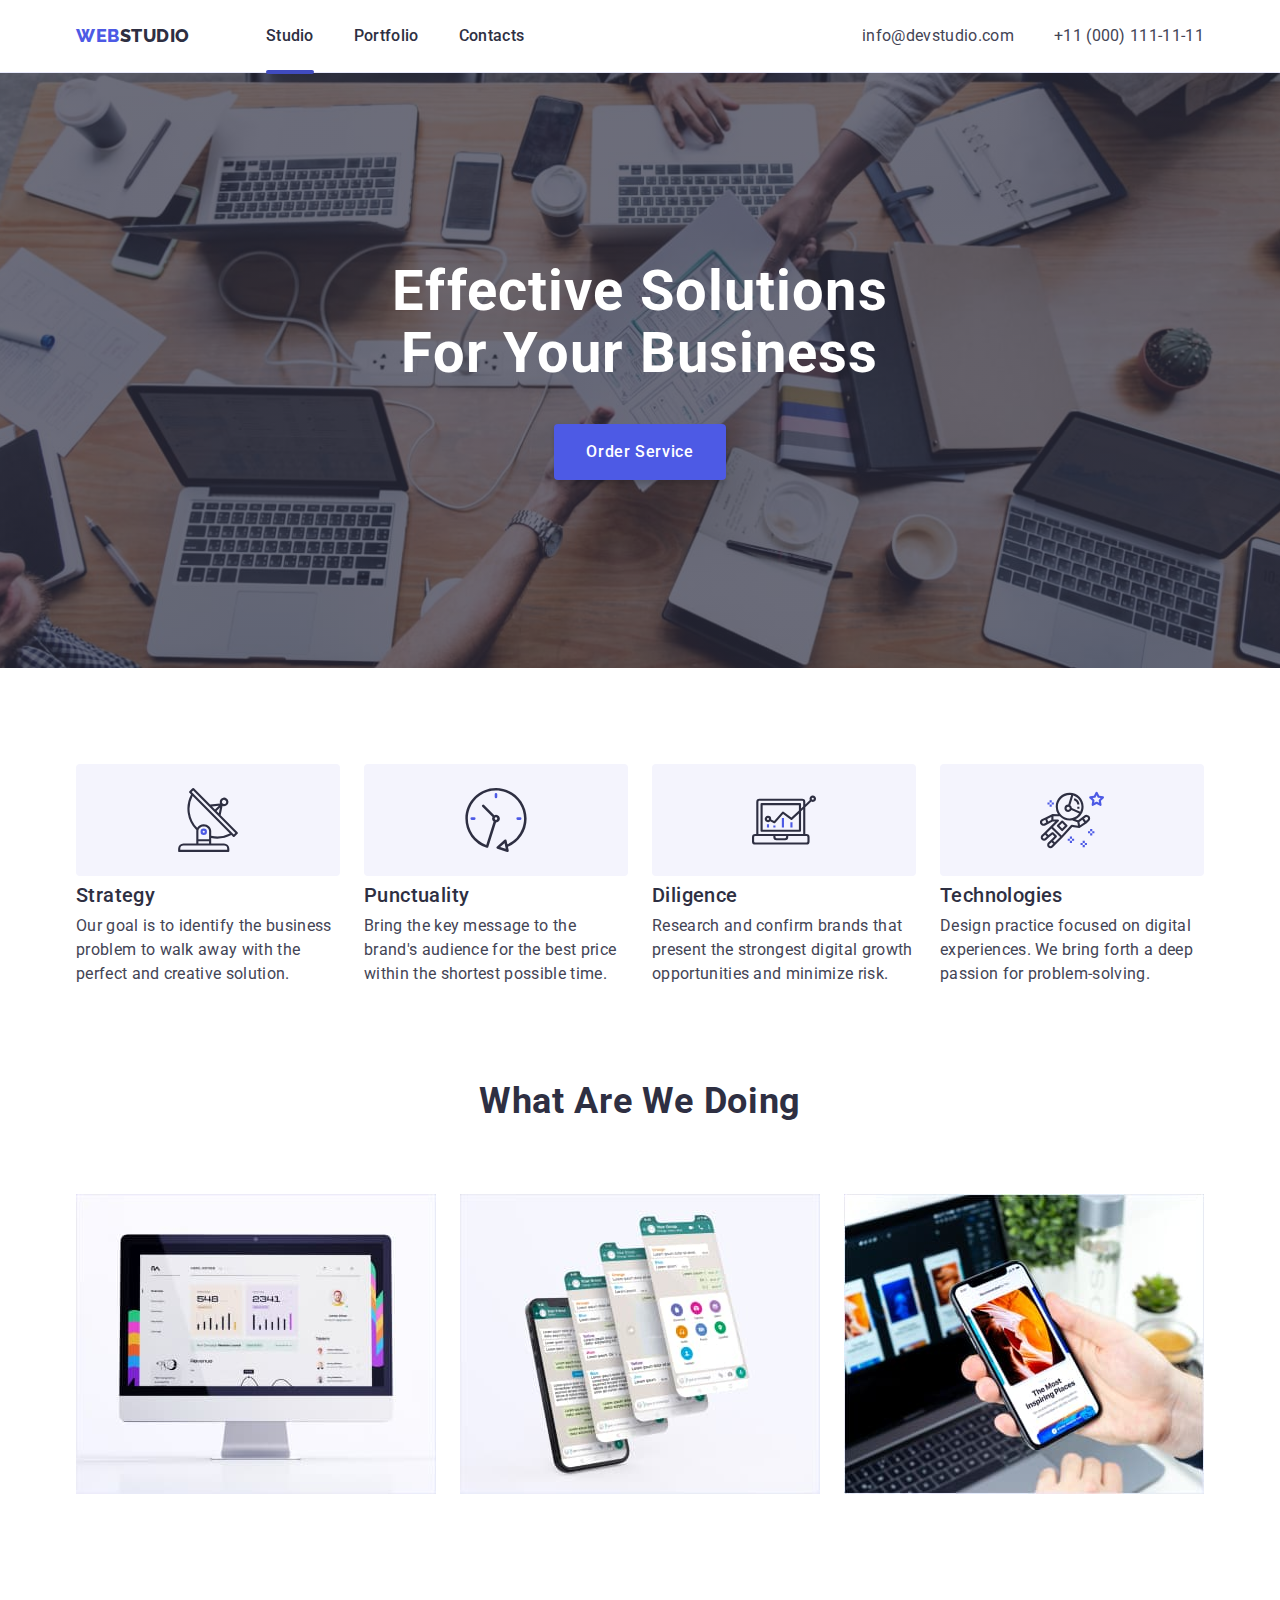
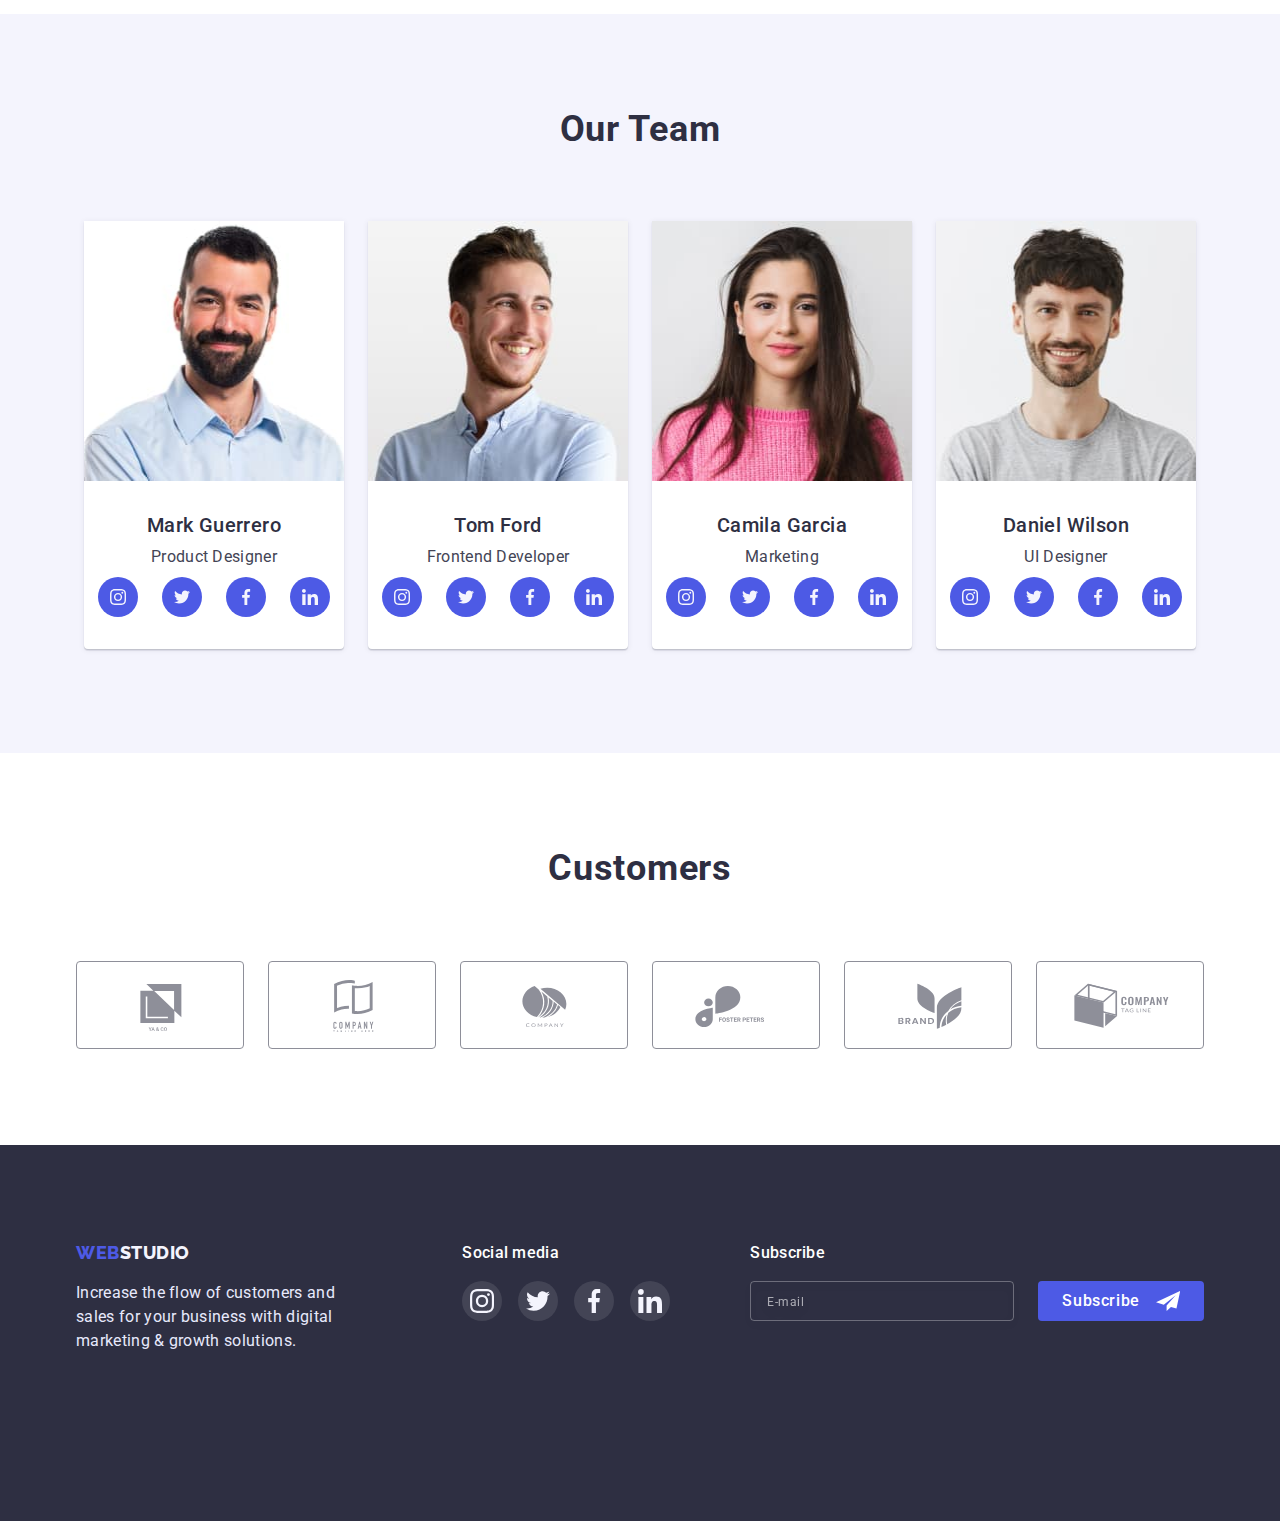
<file: index.html>
<!DOCTYPE html>
<html lang="en">
	<head>
		<meta charset="UTF-8" />
		<meta http-equiv="X-UA-Compatible" content="IE=edge" />
		<meta name="viewport" content="width=device-width, initial-scale=1.0" />
		<title>Web Studio</title>
		<link
			rel="stylesheet"
			href="https://cdnjs.cloudflare.com/ajax/libs/modern-normalize/1.1.0/modern-normalize.css"
			integrity="sha512-Y0MM+V6ymRKN2zStTqzQ227DWhhp4Mzdo6gnlRnuaNCbc+YN/ZH0sBCLTM4M0oSy9c9VKiCvd4Jk44aCLrNS5Q=="
			crossorigin="anonymous"
			referrerpolicy="no-referrer"
		/>
		<link rel="preconnect" href="https://fonts.googleapis.com" />
		<link rel="preconnect" href="https://fonts.gstatic.com" crossorigin />
		<link
			href="https://fonts.googleapis.com/css2?family=Raleway:wght@800&family=Roboto:wght@400;500;700;900&display=swap"
			rel="stylesheet"
		/>
		<link rel="stylesheet" href="./css/styles.css" />
		<link rel="stylesheet" href="./css/mobile.css" />
		<link rel="stylesheet" href="./css/tablet.css" />
		<link rel="stylesheet" href="./css/desktop.css" />
	</head>
	<body>
		<header class="navigation">
			<div class="container header-inner">
				<a href="./index.html" class="logo link"><span class="sub-logo">Web</span>Studio</a>
				<nav class="main-nav">
					<ul class="menu-nav list">
						<li class="item"><a href="./index.html" class="menu-link current link">Studio</a></li>
						<li class="item"><a href="./portfolio.html" class="menu-link link">Portfolio</a></li>
						<li class="item"><a href="" class="menu-link link">Contacts</a></li>
					</ul>
				</nav>
				<button type="button" class="mobile-menu-open js-open-menu">
					<svg class="mobile-menu-open-icon" width="32" height="32">
						<use href="./images/spryte.svg#burger-icon"></use>
					</svg>
				</button>
				<address class="main-address">
					<ul class="contacts list">
						<li class="item"
							><a href="mailto:info@devstudio.com" class="contacts-inform link">info@devstudio.com</a></li
						>
						<li class="item"><a href="tel:+110001111111" class="contacts-inform link">+11 (000) 111-11-11</a></li>
					</ul>
				</address>
			</div>
			<div class="mobile-menu js-menu-container">
				<div class="container mobile-menu-container">
					<button class="mobile-menu-close-btn js-close-menu">
						<svg class="mobile-menu-close-btn-icon" width="10" height="10">
							<use href="./images/spryte.svg#close-modal"></use>
						</svg>
					</button>
					<ul class="menu-nav-mobile list">
						<li class="menu-nav-mobile-item"
							><a href="./index.html" class="menu-link-mobile link current">Studio</a></li
						>
						<li class="menu-nav-mobile-item"><a href="./portfolio.html" class="menu-link-mobile link">Portfolio</a></li>
						<li class="menu-nav-mobile-item"><a href="" class="menu-link-mobile link">Contacts</a></li>
					</ul>

					<div class="container-list-contacts">
						<ul class="contacts-mobile list">
							<li class="contacts-item-phone"
								><a href="tel:+110001111111" class="contacts-inform-mobile-phone link">+11 (000) 111-11-11</a></li
							>
							<li class="contacts-item-mail"
								><a href="mailto:info@devstudio.com" class="contacts-inform-mobile-mail link">info@devstudio.com</a></li
							>
						</ul>
						<ul class="social-list-mobile list">
							<li class="social-list-item">
								<a href="" class="social-list-link">
									<svg class="social-list-icon" width="16" height="16">
										<use href="./images/spryte.svg#instagram"></use>
									</svg>
								</a>
							</li>
							<li class="social-list-item">
								<a href="" class="social-list-link">
									<svg class="social-list-icon" width="16" height="16">
										<use href="./images/spryte.svg#twitter"></use>
									</svg>
								</a>
							</li>
							<li class="social-list-item">
								<a href="" class="social-list-link">
									<svg class="social-list-icon" width="16" height="16">
										<use href="./images/spryte.svg#facebook"></use>
									</svg>
								</a>
							</li>
							<li class="social-list-item">
								<a href="" class="social-list-link">
									<svg class="social-list-icon" width="16" height="16">
										<use href="./images/spryte.svg#linkedin"></use>
									</svg>
								</a>
							</li>
						</ul>
					</div>
				</div>
			</div>
		</header>

		<main>
			<!------- Hero section -------->
			<section class="hero-page">
				<div class="container hero-container">
					<h1 class="hero-title">Effective Solutions for Your Business</h1>
					<button type="button" class="button primary" data-modal-open>Order Service</button>
				</div>
			</section>
			<!------- /Hero section -------->

			<!------- Quality section -------->
			<section class="quality">
				<div class="container">
					<h2 class="hidden-tittle">Quality</h2>
					<ul class="quality-list list">
						<li class="quality-item">
							<div class="quality-list-icon">
								<svg class="quality-icon" width="64" height="64">
									<use href="./images/spryte.svg#antenna"></use>
								</svg>
							</div>
							<h3 class="subtitle">Strategy</h3>
							<p class="descr"
								>Our goal is to identify the business problem to walk away with the perfect and creative solution.
							</p>
						</li>
						<li class="quality-item">
							<div class="quality-list-icon">
								<svg class="quality-icon" width="64" height="64">
									<use href="./images/spryte.svg#clock"></use>
								</svg>
							</div>
							<h3 class="subtitle">Punctuality</h3>
							<p class="descr"
								>Bring the key message to the brand's audience for the best price within the shortest possible time.</p
							>
						</li>
						<li class="quality-item">
							<div class="quality-list-icon">
								<svg class="quality-icon" width="64" height="64">
									<use href="./images/spryte.svg#diagram"></use>
								</svg>
							</div>
							<h3 class="subtitle">Diligence</h3>
							<p class="descr">
								Research and confirm brands that present the strongest digital growth opportunities and minimize
								risk.</p
							>
						</li>
						<li class="quality-item">
							<div class="quality-list-icon">
								<svg class="quality-icon" width="64" height="64">
									<use href="./images/spryte.svg#astronaut"></use>
								</svg>
							</div>
							<h3 class="subtitle">Technologies</h3>
							<p class="descr"
								>Design practice focused on digital experiences. We bring forth a deep passion for problem-solving.</p
							>
						</li>
					</ul>
				</div>
			</section>
			<!------- /Quality section -------->

			<!------- Work section -------->
			<section class="work">
				<div class="container">
					<h2 class="section-title-work">What are we doing</h2>
					<ul class="work-example list">
						<li class="item">
							<img srcset="./images/img_1@2x.jpg 2x" src="./images/img_1.jpg" alt="computer" width="360" />
						</li>
						<li class="item">
							<img srcset="./images/img_2@2x.jpg 2x" src="./images/img_2.jpg" alt="double_screen" width="360" />
						</li>
						<li class="item">
							<img srcset="./images/img_3@2x.jpg 2x" src="./images/img_3.jpg" alt="phone_with_laptop" width="360" />
						</li>
					</ul>
				</div>
			</section>
			<!------- /Work section -------->

			<!------- Team section -------->
			<section class="team">
				<div class="container">
					<h2 class="section-title-team">Our Team</h2>
					<ul class="team-list list">
						<li class="item">
							<img
								srcset="./images/team_1@2x.jpg 2x"
								src="./images/team_1.jpg"
								alt="Mark Guerrero"
								width="264"
								height="260"
							/>
							<div class="item-descr">
								<h3 class="subheader-item">Mark Guerrero</h3>
								<p class="subheader-descr">Product Designer</p>
								<ul class="social-list list">
									<li class="social-list-item">
										<a href="" class="social-list-link">
											<svg class="social-list-icon" width="16" height="16">
												<use href="./images/spryte.svg#instagram"></use>
											</svg>
										</a>
									</li>
									<li class="social-list-item">
										<a href="" class="social-list-link">
											<svg class="social-list-icon" width="16" height="16">
												<use href="./images/spryte.svg#twitter"></use>
											</svg>
										</a>
									</li>
									<li class="social-list-item">
										<a href="" class="social-list-link">
											<svg class="social-list-icon" width="16" height="16">
												<use href="./images/spryte.svg#facebook"></use>
											</svg>
										</a>
									</li>
									<li class="social-list-item">
										<a href="" class="social-list-link">
											<svg class="social-list-icon" width="16" height="16">
												<use href="./images/spryte.svg#linkedin"></use>
											</svg>
										</a>
									</li>
								</ul>
							</div>
						</li>
						<li class="item">
							<img
								srcset="./images/team_2@2x.jpg 2x"
								src="./images/team_2.jpg"
								alt="Tom Ford"
								width="264"
								height="260"
							/>
							<div class="item-descr">
								<h3 class="subheader-item">Tom Ford</h3>
								<p class="subheader-descr">Frontend Developer</p>
								<ul class="social-list list">
									<li class="social-list-item">
										<a href="" class="social-list-link">
											<svg class="social-list-icon" width="16" height="16">
												<use href="./images/spryte.svg#instagram"></use>
											</svg>
										</a>
									</li>
									<li class="social-list-item">
										<a href="" class="social-list-link">
											<svg class="social-list-icon" width="16" height="16">
												<use href="./images/spryte.svg#twitter"></use>
											</svg>
										</a>
									</li>
									<li class="social-list-item">
										<a href="" class="social-list-link">
											<svg class="social-list-icon" width="16" height="16">
												<use href="./images/spryte.svg#facebook"></use>
											</svg>
										</a>
									</li>
									<li class="social-list-item">
										<a href="" class="social-list-link">
											<svg class="social-list-icon" width="16" height="16">
												<use href="./images/spryte.svg#linkedin"></use>
											</svg>
										</a>
									</li>
								</ul>
							</div>
						</li>
						<li class="item">
							<img
								srcset="./images/team_3@2x.jpg 2x"
								src="./images/team_3.jpg"
								alt="Camila Garcia"
								width="264"
								height="260"
							/>
							<div class="item-descr">
								<h3 class="subheader-item">Camila Garcia</h3>
								<p class="subheader-descr">Marketing</p>
								<ul class="social-list list">
									<li class="social-list-item">
										<a href="" class="social-list-link">
											<svg class="social-list-icon" width="16" height="16">
												<use href="./images/spryte.svg#instagram"></use>
											</svg>
										</a>
									</li>
									<li class="social-list-item">
										<a href="" class="social-list-link">
											<svg class="social-list-icon" width="16" height="16">
												<use href="./images/spryte.svg#twitter"></use>
											</svg>
										</a>
									</li>
									<li class="social-list-item">
										<a href="" class="social-list-link">
											<svg class="social-list-icon" width="16" height="16">
												<use href="./images/spryte.svg#facebook"></use>
											</svg>
										</a>
									</li>
									<li class="social-list-item">
										<a href="" class="social-list-link">
											<svg class="social-list-icon" width="16" height="16">
												<use href="./images/spryte.svg#linkedin"></use>
											</svg>
										</a>
									</li>
								</ul>
							</div>
						</li>
						<li class="item">
							<img
								srcset="./images/team_4@2x.jpg 2x"
								src="./images/team_4.jpg"
								alt="Daniel Wilson"
								width="264"
								height="260"
							/>
							<div class="item-descr">
								<h3 class="subheader-item">Daniel Wilson</h3>
								<p class="subheader-descr">UI Designer</p>
								<ul class="social-list list">
									<li class="social-list-item">
										<a href="" class="social-list-link">
											<svg class="social-list-icon" width="16" height="16">
												<use href="./images/spryte.svg#instagram"></use>
											</svg>
										</a>
									</li>
									<li class="social-list-item">
										<a href="" class="social-list-link">
											<svg class="social-list-icon" width="16" height="16">
												<use href="./images/spryte.svg#twitter"></use>
											</svg>
										</a>
									</li>
									<li class="social-list-item">
										<a href="" class="social-list-link">
											<svg class="social-list-icon" width="16" height="16">
												<use href="./images/spryte.svg#facebook"></use>
											</svg>
										</a>
									</li>
									<li class="social-list-item">
										<a href="" class="social-list-link">
											<svg class="social-list-icon" width="16" height="16">
												<use href="./images/spryte.svg#linkedin"></use>
											</svg>
										</a>
									</li>
								</ul>
							</div>
						</li>
					</ul>
				</div>
			</section>
			<!------- /Team section -------->

			<!------- Customers section -------->
			<section class="customers">
				<div class="container">
					<h2 class="section-title-customers">Customers</h2>
					<ul class="customers-list list">
						<li class="customers-list-item">
							<a href="" class="customers-list-link">
								<svg class="customers-list-icon" width="104" height="56">
									<use href="./images/spryte.svg#customers-1"></use>
								</svg>
							</a>
						</li>
						<li class="customers-list-item">
							<a href="" class="customers-list-link">
								<svg class="customers-list-icon" width="104" height="56">
									<use href="./images/spryte.svg#customers-2"></use>
								</svg>
							</a>
						</li>
						<li class="customers-list-item">
							<a href="" class="customers-list-link">
								<svg class="customers-list-icon" width="104" height="56">
									<use href="./images/spryte.svg#customers-3"></use>
								</svg>
							</a>
						</li>
						<li class="customers-list-item">
							<a href="" class="customers-list-link">
								<svg class="customers-list-icon" width="104" height="56">
									<use href="./images/spryte.svg#customers-4"></use>
								</svg>
							</a>
						</li>
						<li class="customers-list-item">
							<a href="" class="customers-list-link">
								<svg class="customers-list-icon" width="104" height="56">
									<use href="./images/spryte.svg#customers-5"></use>
								</svg>
							</a>
						</li>
						<li class="customers-list-item">
							<a href="" class="customers-list-link">
								<svg class="customers-list-icon" width="104" height="56">
									<use href="./images/spryte.svg#customers-6"></use>
								</svg>
							</a>
						</li>
					</ul>
				</div>
			</section>
			<!------- /Customers section -------->
		</main>
		<!-- Footer -->
		<footer class="footer">
			<div class="container footer-container">
				<div class="footer-main">
					<a href="./index.html" class="logo logo-foot link"><span class="sub-logo">Web</span>Studio</a>
					<p class="footer-descr"
						>Increase the flow of customers and sales for your business with digital marketing & growth solutions.</p
					>
				</div>

				<div class="footer-subcontainer">
					<h3 class="footer-subtitle">Social media</h3>
					<ul class="social-media-list list">
						<li class="social-media-list-item">
							<a href="" class="social-media-list-link">
								<svg class="social-media-list-icon" width="24" height="24">
									<use href="./images/spryte.svg#instagram"></use>
								</svg>
							</a>
						</li>
						<li class="social-media-list-item">
							<a href="" class="social-media-list-link">
								<svg class="social-media-list-icon" width="24" height="24">
									<use href="./images/spryte.svg#twitter"></use>
								</svg>
							</a>
						</li>
						<li class="social-media-list-item">
							<a href="" class="social-media-list-link">
								<svg class="social-media-list-icon" width="24" height="24">
									<use href="./images/spryte.svg#facebook"></use>
								</svg>
							</a>
						</li>
						<li class="social-media-list-item">
							<a href="" class="social-media-list-link">
								<svg class="social-media-list-icon" width="24" height="24">
									<use href="./images/spryte.svg#linkedin"></use>
								</svg>
							</a>
						</li>
					</ul>
				</div>

				<div class="form-container">
					<p class="form-title-footer">Subscribe</p>
					<form class="example-form">
						<input type="email" name="mail" class="input-footer" placeholder="E-mail" required />
						<button type="submit" class="submit-footer">
							Subscribe
							<svg class="icon-send-footer" width="24" height="24">
								<use href="./images/spryte.svg#send"></use>
							</svg>
						</button>
					</form>
				</div>
			</div>
		</footer>
		<!-- /Footer -->

		<div class="backdrop is-hidden" data-modal>
			<div class="modal">
				<button type="button" class="modal-close-btn" data-modal-close>
					<svg class="modal-close-btn-icon" width="8" height="8">
						<use href="./images/spryte.svg#close-modal"></use>
					</svg>
				</button>

				<form class="contact-form">
					<p class="modal-header">Leave your contacts and we will call you back</p>
					<div class="form-group">
						<label for="user-name" class="label-title">Name</label>
						<div class="form-control">
							<input type="text" class="contact-form-input" name="user_name" id="user-name" required />
							<svg class="contact-icon-input" width="12" height="12">
								<use href="./images/spryte.svg#user"></use>
							</svg>
						</div>
					</div>

					<div class="form-group">
						<label for="user-phone" class="label-title">Phone</label>
						<div class="form-control">
							<input type="tel" class="contact-form-input" name="user_phone" id="user-phone" required />
							<svg class="contact-icon-input" width="13" height="13">
								<use href="./images/spryte.svg#phone"></use>
							</svg>
						</div>
					</div>

					<div class="form-group">
						<label for="user-email" class="label-title">Email</label>
						<div class="form-control">
							<input type="email" class="contact-form-input" name="user_email" id="user-email" required />
							<svg class="contact-icon-input" width="15" height="12">
								<use href="./images/spryte.svg#mail"></use>
							</svg>
						</div>
					</div>

					<label for="user-message" class="label-title">Comment</label>
					<textarea
						name="user-message"
						id="user-message"
						class="contact-form-message"
						placeholder="Text input"
					></textarea>

					<div class="checkbox-title">
						<input
							type="checkbox"
							name="contact-form-privacy"
							id="contact-form-privacy"
							class="privacy-check hidden-tittle"
						/>
						<label for="contact-form-privacy" class="checkbox-desr">
							I accept the terms and conditions of the
							<a href="#" class="checkbox-desr-link">Privacy Policy</a>
						</label>
					</div>

					<button type="submit" class="button primary">Send</button>
				</form>
			</div>
		</div>

		<script src="./js/modal.js"></script>
		<script src="./js/mobile-menu.js"></script>
	</body>
</html>
</file>
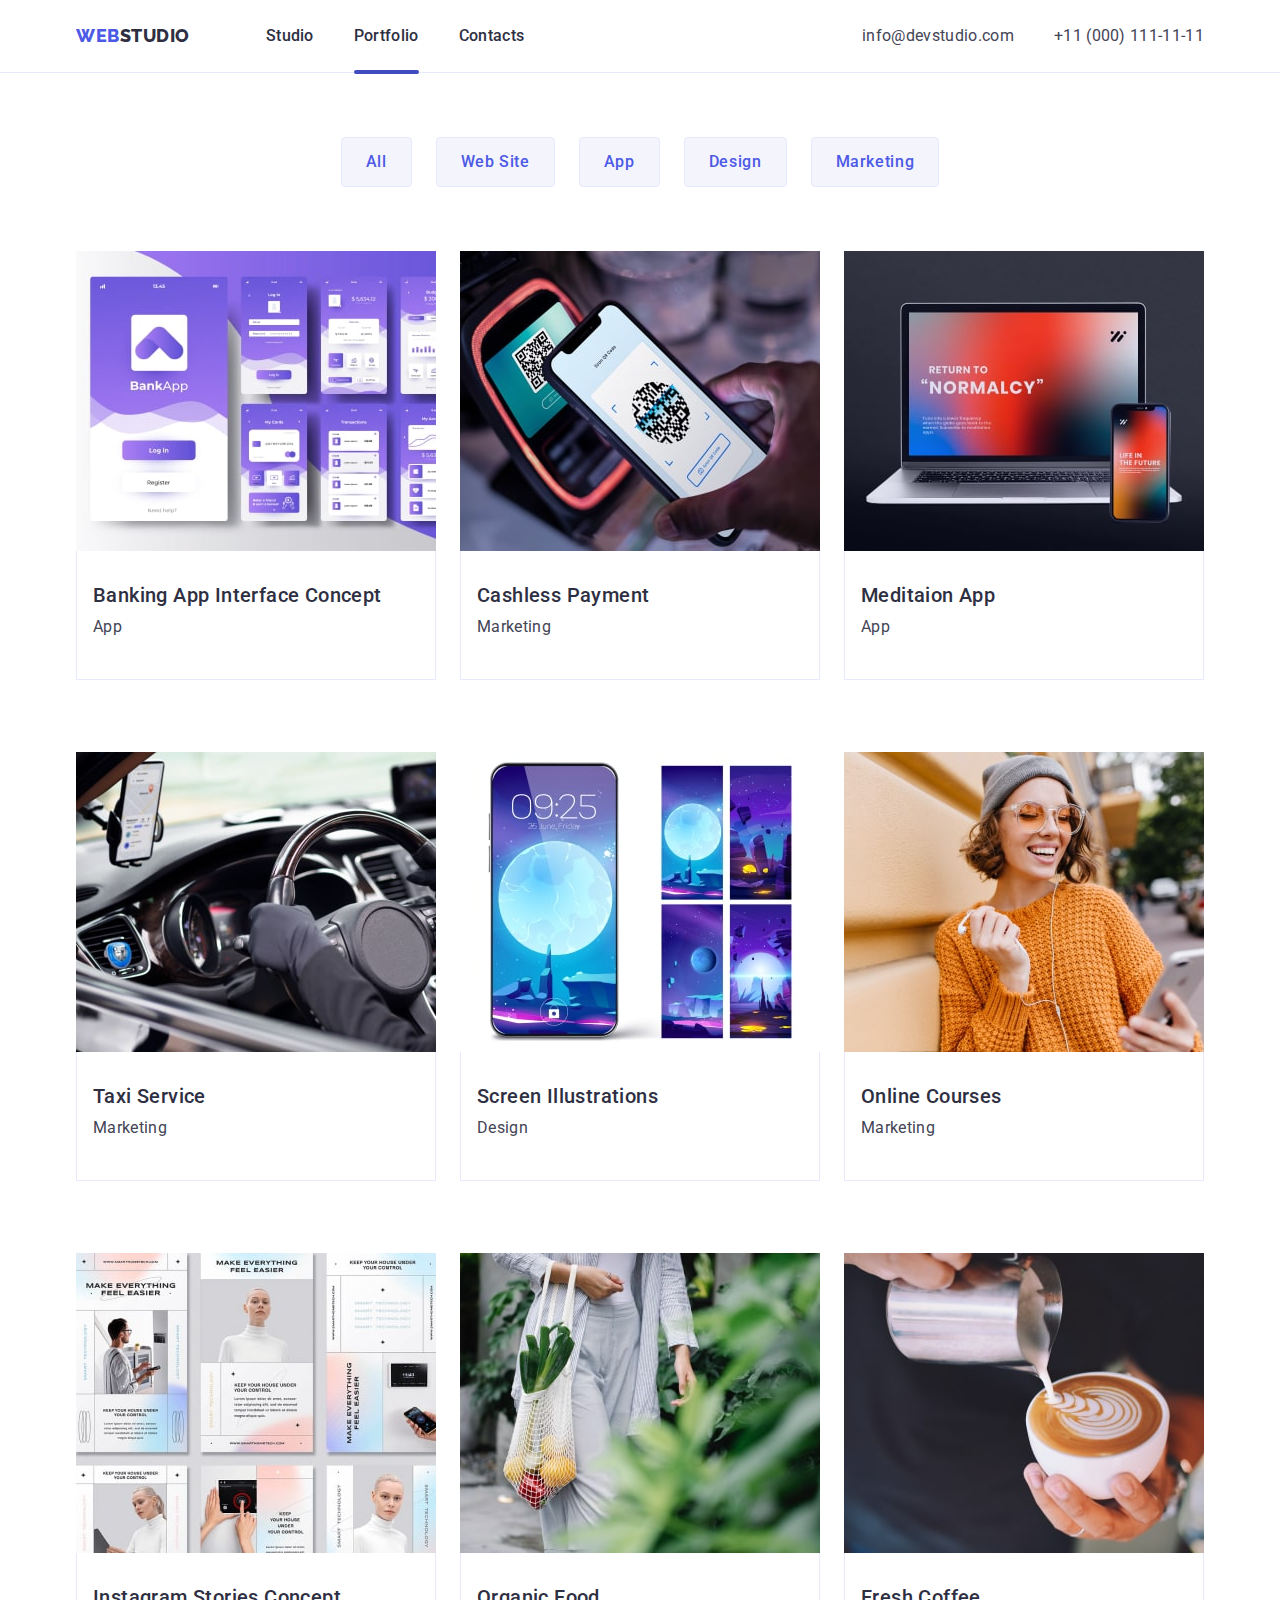
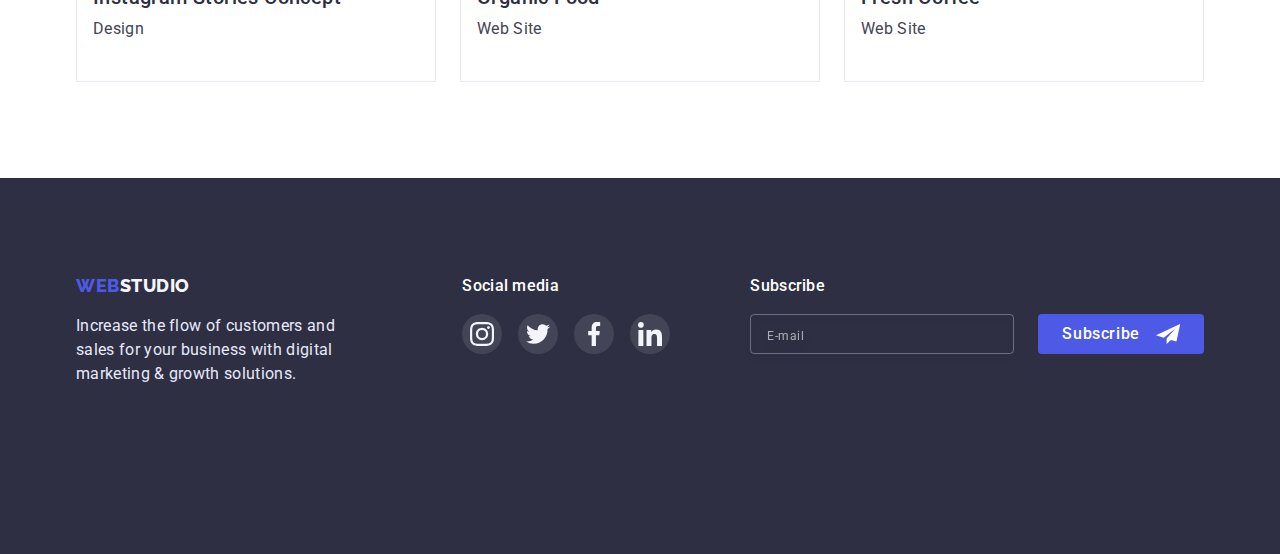
<file: portfolio.html>
<!DOCTYPE html>
<html lang="en">
	<head>
		<meta charset="UTF-8" />
		<meta http-equiv="X-UA-Compatible" content="IE=edge" />
		<meta name="viewport" content="width=device-width, initial-scale=1.0" />
		<title>Web Studio</title>
		<link
			rel="stylesheet"
			href="https://cdnjs.cloudflare.com/ajax/libs/modern-normalize/1.1.0/modern-normalize.css"
			integrity="sha512-Y0MM+V6ymRKN2zStTqzQ227DWhhp4Mzdo6gnlRnuaNCbc+YN/ZH0sBCLTM4M0oSy9c9VKiCvd4Jk44aCLrNS5Q=="
			crossorigin="anonymous"
			referrerpolicy="no-referrer"
		/>
		<link rel="preconnect" href="https://fonts.googleapis.com" />
		<link rel="preconnect" href="https://fonts.gstatic.com" crossorigin />
		<link
			href="https://fonts.googleapis.com/css2?family=Raleway:wght@800&family=Roboto:wght@400;500;700;900&display=swap"
			rel="stylesheet"
		/>
		<link rel="stylesheet" href="./css/styles.css" />
		<link rel="stylesheet" href="./css/mobile.css" />
		<link rel="stylesheet" href="./css/tablet.css" />
		<link rel="stylesheet" href="./css/desktop.css" />
	</head>
	<body>
		<header class="navigation">
			<div class="container header-inner">
				<a href="./index.html" class="logo link"><span class="sub-logo">Web</span>Studio</a>
				<nav class="main-nav">
					<ul class="menu-nav list">
						<li class="item"><a href="./index.html" class="menu-link link">Studio</a></li>
						<li class="item"><a href="./portfolio.html" class="menu-link link current">Portfolio</a></li>
						<li class="item"><a href="" class="menu-link link">Contacts</a></li>
					</ul>
				</nav>
				<button type="button" class="mobile-menu-open js-open-menu">
					<svg class="mobile-menu-open-icon" width="32" height="32">
						<use href="./images/spryte.svg#burger-icon"></use>
					</svg>
				</button>
				<address class="main-address">
					<ul class="contacts list">
						<li class="item"
							><a href="mailto:info@devstudio.com" class="contacts-inform link">info@devstudio.com</a></li
						>
						<li class="item"><a href="tel:+110001111111" class="contacts-inform link">+11 (000) 111-11-11</a></li>
					</ul>
				</address>
			</div>
			<div class="mobile-menu js-menu-container">
				<div class="container mobile-menu-container">
					<button class="mobile-menu-close-btn js-close-menu">
						<svg class="mobile-menu-close-btn-icon" width="10" height="10">
							<use href="./images/spryte.svg#close-modal"></use>
						</svg>
					</button>
					<ul class="menu-nav-mobile list">
						<li class="menu-nav-mobile-item"><a href="./index.html" class="menu-link-mobile link">Studio</a></li>
						<li class="menu-nav-mobile-item"
							><a href="./portfolio.html" class="menu-link-mobile link current">Portfolio</a></li
						>
						<li class="menu-nav-mobile-item"><a href="" class="menu-link-mobile link">Contacts</a></li>
					</ul>

					<div class="container-list-contacts">
						<ul class="contacts-mobile list">
							<li class="contacts-item-phone"
								><a href="tel:+110001111111" class="contacts-inform-mobile-phone link">+11 (000) 111-11-11</a></li
							>
							<li class="contacts-item-mail"
								><a href="mailto:info@devstudio.com" class="contacts-inform-mobile-mail link">info@devstudio.com</a></li
							>
						</ul>
						<ul class="social-list-mobile list">
							<li class="social-list-item">
								<a href="" class="social-list-link">
									<svg class="social-list-icon" width="16" height="16">
										<use href="./images/spryte.svg#instagram"></use>
									</svg>
								</a>
							</li>
							<li class="social-list-item">
								<a href="" class="social-list-link">
									<svg class="social-list-icon" width="16" height="16">
										<use href="./images/spryte.svg#twitter"></use>
									</svg>
								</a>
							</li>
							<li class="social-list-item">
								<a href="" class="social-list-link">
									<svg class="social-list-icon" width="16" height="16">
										<use href="./images/spryte.svg#facebook"></use>
									</svg>
								</a>
							</li>
							<li class="social-list-item">
								<a href="" class="social-list-link">
									<svg class="social-list-icon" width="16" height="16">
										<use href="./images/spryte.svg#linkedin"></use>
									</svg>
								</a>
							</li>
						</ul>
					</div>
				</div>
			</div>
		</header>

		<main>
			<section class="portfolio">
				<div class="container">
					<h1 class="hidden-tittle">Portfolio</h1>
					<ul class="nav-list list">
						<li class="item"><button type="button" class="btn-port">All</button></li>
						<li class="item"><button type="button" class="btn-port">Web Site</button></li>
						<li class="item"><button type="button" class="btn-port">App</button></li>
						<li class="item"><button type="button" class="btn-port">Design</button></li>
						<li class="item"><button type="button" class="btn-port">Marketing</button></li>
					</ul>

					<ul class="img-list list">
						<li class="item">
							<a href="" class="img-link link">
								<div class="img-list-wrapper">
									<picture>
										<source
											media="(min-width:1200px)"
											srcset="./images/portfolio-desktop-1.jpg, ./images/potfolio-desktop-1@2x.jpg 2x"
										/>
										<source
											media="(min-width:768px)"
											srcset="./images/portfolio-tablet-1.jpg, ./images/portfolio-tablet-1@2x.jpg 2x"
										/>
										<source
											media="(min-width:320px)"
											srcset="./images/portfolio-mobile-1.jpg, ./images/portfolio-mobile-1@2x.jpg 2x"
										/>
										<img src="./images/portfolio-desktop-1.jpg" alt="Banking app" />
									</picture>
									<p class="item-overlay"
										>14 Stylish and User-Friendly App Design Concepts · Task Manager App · Calorie Tracker App · Exotic
										Fruit Ecommerce App · Cloud Storage App</p
									>
								</div>
								<div class="img-descr">
									<h2 class="subheader-item">Banking App Interface Concept</h2>
									<p class="subheader-descr">App</p>
								</div>
							</a>
						</li>
						<li class="item">
							<a href="" class="img-link link">
								<div class="img-list-wrapper">
									<picture>
										<source
											media="(min-width:1200px)"
											srcset="./images/portfolio-desktop-2.jpg, ./images/potfolio-desktop-2@2x.jpg 2x"
										/>
										<source
											media="(min-width:768px)"
											srcset="./images/portfolio-tablet-2.jpg, ./images/portfolio-tablet-2@2x.jpg 2x"
										/>
										<source
											media="(min-width:320px)"
											srcset="./images/portfolio-mobile-2.jpg, ./images/portfolio-mobile-2@2x.jpg 2x"
										/>
										<img src="./images/portfolio-desktop-2.jpg" alt="Banking app" />
									</picture>
									<p class="item-overlay"
										>14 Stylish and User-Friendly App Design Concepts · Task Manager App · Calorie Tracker App · Exotic
										Fruit Ecommerce App · Cloud Storage App</p
									>
								</div>
								<div class="img-descr">
									<h2 class="subheader-item">Cashless Payment</h2>
									<p class="subheader-descr">Marketing</p>
								</div>
							</a>
						</li>
						<li class="item">
							<a href="" class="img-link link">
								<div class="img-list-wrapper">
									<picture>
										<source
											media="(min-width:1200px)"
											srcset="./images/portfolio-desktop-3.jpg, ./images/potfolio-desktop-3@2x.jpg 2x"
										/>
										<source
											media="(min-width:768px)"
											srcset="./images/portfolio-tablet-3.jpg, ./images/portfolio-tablet-3@2x.jpg 2x"
										/>
										<source
											media="(min-width:320px)"
											srcset="./images/portfolio-mobile-3.jpg, ./images/portfolio-mobile-3@2x.jpg 2x"
										/>
										<img src="./images/portfolio-desktop-3.jpg" alt="Banking app" />
									</picture>
									<p class="item-overlay"
										>14 Stylish and User-Friendly App Design Concepts · Task Manager App · Calorie Tracker App · Exotic
										Fruit Ecommerce App · Cloud Storage App</p
									>
								</div>
								<div class="img-descr">
									<h2 class="subheader-item">Meditaion App</h2>
									<p class="subheader-descr">App</p>
								</div>
							</a>
						</li>
						<li class="item">
							<a href="" class="img-link link">
								<div class="img-list-wrapper">
									<picture>
										<source
											media="(min-width:1200px)"
											srcset="./images/portfolio-desktop-4.jpg, ./images/potfolio-desktop-4@2x.jpg 2x"
										/>
										<source
											media="(min-width:768px)"
											srcset="./images/portfolio-tablet-4.jpg, ./images/portfolio-tablet-4@2x.jpg 2x"
										/>
										<source
											media="(min-width:320px)"
											srcset="./images/portfolio-mobile-4.jpg, ./images/portfolio-mobile-4@2x.jpg 2x"
										/>
										<img src="./images/portfolio-desktop-4.jpg" alt="Banking app" />
									</picture>
									<p class="item-overlay"
										>14 Stylish and User-Friendly App Design Concepts · Task Manager App · Calorie Tracker App · Exotic
										Fruit Ecommerce App · Cloud Storage App</p
									>
								</div>
								<div class="img-descr">
									<h2 class="subheader-item">Taxi Service</h2>
									<p class="subheader-descr">Marketing</p>
								</div>
							</a>
						</li>
						<li class="item">
							<a href="" class="img-link link">
								<div class="img-list-wrapper">
									<picture>
										<source
											media="(min-width:1200px)"
											srcset="./images/portfolio-desktop-5.jpg, ./images/potfolio-desktop-5@2x.jpg 2x"
										/>
										<source
											media="(min-width:768px)"
											srcset="./images/portfolio-tablet-5.jpg, ./images/portfolio-tablet-5@2x.jpg 2x"
										/>
										<source
											media="(min-width:320px)"
											srcset="./images/portfolio-mobile-5.jpg, ./images/portfolio-mobile-5@2x.jpg 2x"
										/>
										<img src="./images/portfolio-desktop-5.jpg" alt="Banking app" />
									</picture>
									<p class="item-overlay"
										>14 Stylish and User-Friendly App Design Concepts · Task Manager App · Calorie Tracker App · Exotic
										Fruit Ecommerce App · Cloud Storage App</p
									>
								</div>
								<div class="img-descr">
									<h2 class="subheader-item">Screen Illustrations</h2>
									<p class="subheader-descr">Design</p>
								</div>
							</a>
						</li>
						<li class="item">
							<a href="" class="img-link link">
								<div class="img-list-wrapper">
									<picture>
										<source
											media="(min-width:1200px)"
											srcset="./images/portfolio-desktop-6.jpg, ./images/potfolio-desktop-6@2x.jpg 2x"
										/>
										<source
											media="(min-width:768px)"
											srcset="./images/portfolio-tablet-6.jpg, ./images/portfolio-tablet-6@2x.jpg 2x"
										/>
										<source
											media="(min-width:320px)"
											srcset="./images/portfolio-mobile-6.jpg, ./images/portfolio-mobile-6@2x.jpg 2x"
										/>
										<img src="./images/portfolio-desktop-6.jpg" alt="Banking app" />
									</picture>
									<p class="item-overlay"
										>14 Stylish and User-Friendly App Design Concepts · Task Manager App · Calorie Tracker App · Exotic
										Fruit Ecommerce App · Cloud Storage App</p
									>
								</div>
								<div class="img-descr">
									<h2 class="subheader-item">Online Courses</h2>
									<p class="subheader-descr">Marketing</p>
								</div>
							</a>
						</li>
						<li class="item">
							<a href="" class="img-link link">
								<div class="img-list-wrapper">
									<picture>
										<source
											media="(min-width:1200px)"
											srcset="./images/portfolio-desktop-7.jpg, ./images/potfolio-desktop-7@2x.jpg 2x"
										/>
										<source
											media="(min-width:768px)"
											srcset="./images/portfolio-tablet-7.jpg, ./images/portfolio-tablet-7@2x.jpg 2x"
										/>
										<source
											media="(min-width:320px)"
											srcset="./images/portfolio-mobile-7.jpg, ./images/portfolio-mobile-7@2x.jpg 2x"
										/>
										<img src="./images/portfolio-desktop-7.jpg" alt="Banking app" />
									</picture>
									<p class="item-overlay"
										>14 Stylish and User-Friendly App Design Concepts · Task Manager App · Calorie Tracker App · Exotic
										Fruit Ecommerce App · Cloud Storage App</p
									>
								</div>
								<div class="img-descr">
									<h2 class="subheader-item">Instagram Stories Concept</h2>
									<p class="subheader-descr">Design</p>
								</div>
							</a>
						</li>
						<li class="item">
							<a href="" class="img-link link">
								<div class="img-list-wrapper">
									<picture>
										<source
											media="(min-width:1200px)"
											srcset="./images/portfolio-desktop-8.jpg, ./images/potfolio-desktop-8@2x.jpg 2x"
										/>
										<source
											media="(min-width:768px)"
											srcset="./images/portfolio-tablet-8.jpg, ./images/portfolio-tablet-8@2x.jpg 2x"
										/>
										<source
											media="(min-width:320px)"
											srcset="./images/portfolio-mobile-8.jpg, ./images/portfolio-mobile-8@2x.jpg 2x"
										/>
										<img src="./images/portfolio-desktop-8.jpg" alt="Banking app" />
									</picture>
									<p class="item-overlay"
										>14 Stylish and User-Friendly App Design Concepts · Task Manager App · Calorie Tracker App · Exotic
										Fruit Ecommerce App · Cloud Storage App</p
									>
								</div>
								<div class="img-descr">
									<h2 class="subheader-item">Organic Food</h2>
									<p class="subheader-descr">Web Site</p>
								</div>
							</a>
						</li>
						<li class="item">
							<a href="" class="img-link link">
								<div class="img-list-wrapper">
									<picture>
										<source
											media="(min-width:1200px)"
											srcset="./images/portfolio-desktop-9.jpg, ./images/potfolio-desktop-9@2x.jpg 2x"
										/>
										<source
											media="(min-width:768px)"
											srcset="./images/portfolio-tablet-9.jpg, ./images/portfolio-tablet-9@2x.jpg 2x"
										/>
										<source
											media="(min-width:320px)"
											srcset="./images/portfolio-mobile-9.jpg, ./images/portfolio-mobile-9@2x.jpg 2x"
										/>
										<img src="./images/portfolio-desktop-9.jpg" alt="Banking app" />
									</picture>
									<p class="item-overlay"
										>14 Stylish and User-Friendly App Design Concepts · Task Manager App · Calorie Tracker App · Exotic
										Fruit Ecommerce App · Cloud Storage App</p
									>
								</div>
								<div class="img-descr">
									<h2 class="subheader-item">Fresh Coffee</h2>
									<p class="subheader-descr">Web Site</p>
								</div>
							</a>
						</li>
					</ul>
				</div>
			</section>
		</main>
		<!-- Footer -->
		<footer class="footer">
			<div class="container footer-container">
				<div class="footer-main">
					<a href="./index.html" class="logo logo-foot link"><span class="sub-logo">Web</span>Studio</a>
					<p class="footer-descr"
						>Increase the flow of customers and sales for your business with digital marketing & growth solutions.</p
					>
				</div>

				<div class="footer-subcontainer">
					<h3 class="footer-subtitle">Social media</h3>
					<ul class="social-media-list list">
						<li class="social-media-list-item">
							<a href="" class="social-media-list-link">
								<svg class="social-media-list-icon" width="24" height="24">
									<use href="./images/spryte.svg#instagram"></use>
								</svg>
							</a>
						</li>
						<li class="social-media-list-item">
							<a href="" class="social-media-list-link">
								<svg class="social-media-list-icon" width="24" height="24">
									<use href="./images/spryte.svg#twitter"></use>
								</svg>
							</a>
						</li>
						<li class="social-media-list-item">
							<a href="" class="social-media-list-link">
								<svg class="social-media-list-icon" width="24" height="24">
									<use href="./images/spryte.svg#facebook"></use>
								</svg>
							</a>
						</li>
						<li class="social-media-list-item">
							<a href="" class="social-media-list-link">
								<svg class="social-media-list-icon" width="24" height="24">
									<use href="./images/spryte.svg#linkedin"></use>
								</svg>
							</a>
						</li>
					</ul>
				</div>

				<div class="form-container">
					<p class="form-title-footer">Subscribe</p>
					<form class="example-form">
						<input type="email" name="mail" class="input-footer" placeholder="E-mail" />
						<button type="submit" class="submit-footer">
							Subscribe
							<svg class="icon-send-footer" width="24" height="24">
								<use href="./images/spryte.svg#send"></use>
							</svg>
						</button>
					</form>
				</div>
			</div>
		</footer>
		<!-- /Footer -->

		<script src="./js/mobile-menu.js"></script>
	</body>
</html>
</file>
<file: css/styles.css>
:root {
	--main-text-color: #2e2f42;
	--accent-main-color: #4d5ae5;
	--address-color-link: #434455;
	--main-color: #ffffff;
	--active-link-color: #404bbf;
	--secondary-accent-color: #f4f4fd;
	--third-accent-color: #e7e9fc;
	--icon-main-color: #8e8f99;
	--footer-active-link: #31d0aa;
	--modal-color: #fcfcfc;
}

body {
	font-family: "Roboto", sans-serif;
	background-color: var(--main-color);
}
h1,
h2,
h3,
p {
	margin: 0;
	padding: 0;
}
img {
	display: block;
	max-width: 100%;
}

.link {
	text-decoration: none;
}
.list {
	list-style: none;
	padding: 0;
	margin: 0;
}

.subheader-item {
	margin-bottom: 8px;

	font-weight: 500;
	font-size: 20px;
	line-height: 1.2;
	letter-spacing: 0.02em;
	color: var(--main-text-color);
}

.subheader-descr {
	padding-bottom: 8px;

	font-size: 16px;
	line-height: 1.5;
	letter-spacing: 0.02em;
	color: var(--address-color-link);
}
.container {
	padding-left: 15px;
	padding-right: 15px;
}

/* -----Hovers and focuses------ */
.menu-link:hover,
.menu-link:focus {
	color: var(--active-link-color);
}
.mobile-menu-close-btn:is(:hover, :focus) {
	background: #404bbf;
	border: transparent;
}
.mobile-menu-close-btn-icon {
	transition: fill 250ms cubic-bezier(0.4, 0, 0.2, 1);
}
.mobile-menu-close-btn:is(:hover, :focus) .mobile-menu-close-btn-icon {
	fill: var(--main-color);
}
.button.primary:hover,
.button.primary:focus {
	background-color: var(--active-link-color);
}
.contacts .contacts-inform:hover,
.contacts .contacts-inform:focus {
	color: var(--active-link-color);
}
.social-list-link:hover,
.social-list-link:focus {
	background-color: var(--active-link-color);
}
.customers-list-link:is(:hover, :focus) {
	border-color: var(--active-link-color);
}
.customers-list-link:is(:hover, :focus) .customers-list-icon {
	fill: var(--active-link-color);
}
.social-media-list-link:is(:hover, :focus) {
	background-color: var(--footer-active-link);
} 
.submit-footer:is(:hover, :focus) {
	background-color: var(--active-link-color);
} 
.modal-close-btn:hover,
.modal-close-btn:focus {
	background: #404bbf;
	border: transparent;
}
.modal-close-btn:hover .modal-close-btn-icon,
.modal-close-btn:focus .modal-close-btn-icon {
	fill: var(--main-color);
}
.contact-form-input:focus {
	border-color: var(--accent-main-color);
}
.contact-form-input:focus + .contact-icon-input {
	fill: var(--accent-main-color);
}
.contact-form-message:focus {
	border-color: var(--accent-main-color);
}
.btn-port:hover,
.btn-port:focus {
	background-color: var(--active-link-color);
	color: var(--main-color);
	border: 1px solid transparent;
	box-shadow: 0px 3px 1px rgba(0, 0, 0, 0.1), 0px 2px 1px rgba(0, 0, 0, 0.08), 0px 2px 2px rgba(0, 0, 0, 0.12);
}
.menu-link-mobile:hover,
.menu-link-mobile:focus {
	color: var(--active-link-color);
}
.img-list .item:hover {
	box-shadow: 0px 1px 6px rgba(46, 47, 66, 0.08), 0px 1px 1px rgba(46, 47, 66, 0.16), 0px 2px 1px rgba(46, 47, 66, 0.08);
}
</file>
<file: css/mobile.css>
@media screen and (min-width: 480px) {
	.container {
		margin-left: auto;
		margin-right: auto;
		width: 425px;
	}
}
/* ============= Header ============ */
.header-inner {
	display: flex;
	align-items: center;
	justify-content: space-between;
}
.navigation {
	border-bottom: 1px solid #e7e9fc;
}
.logo {
	font-family: "Raleway";
	font-weight: 800;
	font-size: 18px;
	line-height: 1.33;
	letter-spacing: 0.03em;
	text-transform: uppercase;
	color: #2e2f42;
	padding: 24px 0;
}
.sub-logo {
	color: var(--accent-main-color);
}
.mobile-menu-open {
	background-color: transparent;
	border: none;
	padding: 0;
	line-height: 0;
}
/* Mobile-menu */

.mobile-menu {
	display: flex;
	position: fixed;
	width: 100%;
	height: 100%;
	background-color: var(--main-color);
	top: 0;
	left: 0;
	z-index: 10000;

	opacity: 0;
	visibility: hidden;
	pointer-events: none;
	transition: opacity 250ms cubic-bezier(0.4, 0, 0.2, 1), visibility 250ms cubic-bezier(0.4, 0, 0.2, 1);
}
.mobile-menu.is-open {
	opacity: 1;
	visibility: visible;
	pointer-events: auto;
}
.mobile-menu-container {
	display: flex;
	flex-direction: column;
	position: relative;
	padding-top: 80px;
	padding-bottom: 40px;
	padding-left: 40px;
	padding-right: 60px;
	width: 480px;
}
.menu-nav-mobile {
	display: flex;
	flex-direction: column;
	padding: 0;
	gap: 40px;
}

.menu-link-mobile {
	display: block;
	transition: color 250ms cubic-bezier(0.4, 0, 0.2, 1);
	font-weight: 700;
	font-size: 36px;
	line-height: 1.1;
	letter-spacing: 0.02em;
	text-transform: capitalize;
	color: var(--main-text-color);
}
.current {
	color: var(--active-link-color);
}
.contacts-inform-mobile-mail {
	font-style: normal;
	font-weight: 500;
	font-size: 20px;
	line-height: 1.2;
	letter-spacing: 0.02em;
	color: #434455;
}


.container-list-contacts {
	margin-top: auto;
}
.contacts-mobile {
	display: flex;
	flex-direction: column;
	gap: 40px;
}
.social-list-mobile {
	margin-top: 48px;
	display: flex;
	justify-content: space-between;
}

.contacts-inform-mobile-phone {
	display: block;
	font-weight: 600;
	font-size: 34px;
	line-height: 1.1;
	text-transform: capitalize;
	font-style: normal;
	color: #404bbf;
}

.mobile-menu-close-btn {
	position: absolute;
	top: 40px;
	right: 40px;
	display: flex;
	justify-content: center;
	align-items: center;

	width: 24px;
	height: 24px;
	border-radius: 50%;
	background: var(--third-accent-color);
	border: 1px solid rgba(0, 0, 0, 0.1);
	transition: background 250ms cubic-bezier(0.4, 0, 0.2, 1), border 250ms cubic-bezier(0.4, 0, 0.2, 1);
	padding: 0;
	cursor: pointer;
}


/* ============= /Header ============ */

/* ============= Hero ============ */

.hero-page {
	background-color: var(--main-text-color);
	background-image: linear-gradient(rgba(46, 47, 66, 0.7), rgba(46, 47, 66, 0.7)), url(../images/bg-hero-mobile.jpg);
	background-repeat: no-repeat;
	background-position: center;
	background-size: cover;
	padding: 112px 0 112px 0;
	text-align: center;
	margin: 0 auto;
}
@media screen and (min-device-pixel-ratio: 2) and (min-width: 420px),
	screen and (min-resolution: 192dpi) and (min-width: 420px),
	screen and (min-resolution: 2dppx) and (min-width: 420px) {
	.hero-page {
		background-image: linear-gradient(rgba(46, 47, 66, 0.7), rgba(46, 47, 66, 0.7)),
			url(../images/bg-hero-mobile@2x.jpg);
	}
}

.hero-title {
	margin: 0 auto;
	max-width: 319px;
	margin-bottom: 72px;
	font-weight: 700;
	font-size: 36px;
	line-height: 1.1;
	letter-spacing: 0.02em;
	color: var(--main-color);
	text-transform: capitalize;
}

.button.primary {
	padding: 16px 32px;
	min-width: 169px;
	transition: background 250ms cubic-bezier(0.4, 0, 0.2, 1);
	margin: 0 auto;
	display: block;
	background: var(--accent-main-color);
	cursor: pointer;
	font-family: inherit;
	font-weight: 500;
	font-size: 16px;
	line-height: 1.5;
	letter-spacing: 0.04em;
	color: var(--main-color);

	border: none;
	box-shadow: 0px 4px 4px rgba(0, 0, 0, 0.15);
	border-radius: 4px;
}



/* ============= /Hero ============ */

/* ============= Quality ============ */
.quality {
	padding: 96px 0;
}
.hidden-tittle {
	position: absolute;
	width: 1px;
	height: 1px;
	margin: -1px;
	border: 0;
	padding: 0;
	white-space: nowrap;
	clip-path: inset(100%);
	clip: rect(0 0 0 0);
	overflow: hidden;
}
.quality-list {
	display: flex;
	flex-wrap: wrap;
	flex-direction: column;
	gap: 72px;
}
.subtitle {
	margin-bottom: 8px;

	font-weight: 700;
	font-size: 36px;
	line-height: 1.1;
	text-align: center;
	letter-spacing: 0.02em;
	text-transform: capitalize;
	color: var(--main-text-color);
}
.quality-item {
	width: 100%;
	display: flex;
	flex-direction: column;
	justify-content: center;
	align-items: center;
}

.quality-item .descr {
	font-weight: 500;
	font-size: 16px;
	line-height: 1.5;
	letter-spacing: 0.02em;
	color: var(--address-color-link);
}
.quality-list-icon {
	display: flex;
	justify-content: center;
	align-items: center;
	margin-bottom: 8px;
	width: 264px;
	height: 112px;

	background: #f4f4fd;
	border-radius: 4px;
}

/* ============= /Quality ============ */

/* ============= Team ============ */
.team {
	padding: 96px 0;
	background-color: var(--secondary-accent-color);
}
.section-title-team {
	font-weight: 700;
	margin-bottom: 72px;
	font-size: 36px;
	line-height: 1.1;
	text-align: center;
	letter-spacing: 0.02em;
	text-transform: capitalize;
	color: var(--main-text-color);
}

.team-list {
	display: flex;
	flex-wrap: wrap;
	flex-direction: column;
	align-content: space-around;
	gap: 72px;
	text-align: center;
}
.team .item {
	width: 260px;
	background-color: var(--main-color);
	border-radius: 0px 0px 4px 4px;
	box-shadow: 0px 1px 6px rgba(46, 47, 66, 0.08), 0px 1px 1px rgba(46, 47, 66, 0.16), 0px 2px 1px rgba(46, 47, 66, 0.08);
}
.item-descr {
	padding: 32px 16px;
}
.social-list {
	display: flex;
	justify-content: center;
	gap: 24px;
}
.social-list-icon {
	fill: var(--secondary-accent-color);
}
.social-list-link {
	display: flex;
	justify-content: center;
	align-items: center;
	width: 40px;
	height: 40px;
	border-radius: 50%;
	transition: background-color 250ms cubic-bezier(0.4, 0, 0.2, 1);
	background-color: var(--accent-main-color);
}

/* ============= /Team ============ */

/* ============= Customers ============ */
.customers {
	padding: 96px 0;
}
.section-title-customers {
	margin-bottom: 72px;
	font-size: 36px;
	line-height: 1.1;
	text-align: center;
	letter-spacing: 0.02em;
	text-transform: capitalize;
	color: var(--main-text-color);
}

.customers-list {
	display: flex;
	flex-wrap: wrap;
	row-gap: 72px;
	column-gap: 22px;
	justify-content: center;
}
.customers-list-item {
	width: 190px;
	height: 88px;
}
.customers-list-link {
	display: flex;
	justify-content: center;
	align-items: center;
	width: 100%;
	height: 100%;
	transition: border-color 250ms cubic-bezier(0.4, 0, 0.2, 1);

	border: 1px solid var(--icon-main-color);
	border-radius: 4px;
}

.customers-list-icon {
	fill: var(--icon-main-color);
	transition: fill 250ms cubic-bezier(0.4, 0, 0.2, 1);
}
/* ============= /Customers ============ */

/* ============= Footer ============ */

.footer {
	padding: 96px 0;
	background-color: var(--main-text-color);
}
.logo-foot {
	display: block;
	color: var(--secondary-accent-color);
	padding: 0;
	margin-bottom: 16px;

}
.footer-descr {
    margin-bottom: 72px;
	max-width: 268px;

	font-size: 16px;
	line-height: 1.5;
	letter-spacing: 0.02em;
	color: var(--third-accent-color);
}
.footer-subtitle {
	margin-bottom: 16px;
	font-weight: 500;
	font-size: 16px;
	line-height: 1.5;
	letter-spacing: 0.02em;
	color: #ffffff;
	text-align: center;
}
.footer-container {
	display: flex;
    flex-direction: column;
}
.footer-main{
    display: flex;
    flex-direction: column;
    align-items: center;
}
.social-media-list {
	display: flex;
	gap: 16px;
	justify-content: center;
	margin-bottom: 72px;
}
.social-media-list-link {
	display: flex;
	justify-content: center;
	align-items: center;
	transition: background-color 250ms cubic-bezier(0.4, 0, 0.2, 1);
	border-radius: 50%;
	background: rgba(255, 255, 255, 0.1);
	width: 40px;
	height: 40px;
} 

.social-media-list-icon {
	fill: var(--secondary-accent-color);
}
.form-title-footer {
	margin-bottom: 16px;
	font-weight: 500;
	font-size: 16px;
	line-height: 1.5;
	letter-spacing: 0.02em;
	color: var(--main-color);
	text-align: center;
}
.example-form {
    display: flex;
    flex-direction: column;
    align-items: center;
	row-gap: 16px;
}
.input-footer {
	width: 396px;
	height: 40px;
	padding: 8px 16px;
	border: 1px solid rgba(255, 255, 255, 0.3);
	filter: drop-shadow(0px 4px 4px rgba(0, 0, 0, 0.15));
	border-radius: 4px;
	outline: none;
	color: rgba(255, 255, 255, 0.6);
	background-color: transparent;
}
.input-footer::placeholder {
	font-weight: 400;
	font-size: 12px;
	line-height: 2;
	display: flex;
	align-items: center;
	letter-spacing: 0.04em;
	color: rgba(255, 255, 255, 0.6);
}

.submit-footer {
	display: flex;
	flex-direction: row;
	justify-content: center;
	align-items: center;
	padding: 8px 24px;
	gap: 16px;
	background: var(--accent-main-color);
	border-radius: 4px;
	border: transparent;
	cursor: pointer;
	transition: background 250ms cubic-bezier(0.4, 0, 0.2, 1);
	color: var(--main-color);
	font-family: inherit;
	font-weight: 500;
	font-size: 16px;
	line-height: 1.5;
	letter-spacing: 0.04em;
}

.submit-footer .icon-send-footer {
	fill: var(--main-color);
}

/* ============ Modal Window ========== */
.backdrop {
	position: fixed;
	top: 0;
	left: 0;
	width: 100%;
	height: 100%;
	z-index: 100;
	background: rgba(46, 47, 66, 0.4);

	transition: opacity 250ms cubic-bezier(0.4, 0, 0.2, 1), visibility 250ms cubic-bezier(0.4, 0, 0.2, 1);
}
.backdrop.is-hidden {
	opacity: 0;
	visibility: hidden;
	pointer-events: none;
}
.modal {
	position: absolute;
	top: 50%;
	left: 50%;
	transform: translate(-50%, -50%);
	padding: 24px;
	width: 392px;
	min-height: 586px;
	background-color: var(--modal-color);
	box-shadow: 0px 1px 1px rgba(0, 0, 0, 0.14), 0px 1px 3px rgba(0, 0, 0, 0.12), 0px 2px 1px rgba(0, 0, 0, 0.2);
	border-radius: 4px;
	padding: 72px 24px 24px;
}

.modal-close-btn {
	position: absolute;
	top: 24px;
	right: 24px;
	display: flex;
	justify-content: center;
	align-items: center;

	width: 24px;
	height: 24px;
	border-radius: 50%;
	background: var(--third-accent-color);
	border: 1px solid rgba(0, 0, 0, 0.1);
	transition: background 250ms cubic-bezier(0.4, 0, 0.2, 1), border 250ms cubic-bezier(0.4, 0, 0.2, 1);
	padding: 0;
	cursor: pointer;
}


.modal-close-btn-icon {
	transition: fill 250ms cubic-bezier(0.4, 0, 0.2, 1);
}
.modal-header {
	margin-bottom: 16px;
	font-weight: 500;
	font-size: 16px;
	line-height: 1.5;
	text-align: center;
	letter-spacing: 0.02em;
	color: #2e2f42;
}
.contact-form-input {
	width: 100%;
	height: 40px;
	border: 1px solid rgba(33, 33, 33, 0.2);
	border-radius: 4px;
	padding: 11px 38px 11px;
	outline: transparent;
	transition: border-color 250ms cubic-bezier(0.4, 0, 0.2, 1);
}


.label-title {
	display: block;
	font-size: 12px;
	line-height: 1.33;
	letter-spacing: 0.04em;
	color: #8e8f99;
	margin-bottom: 4px;
}

.contact-form-message {
	padding: 8px 16px;
	width: 100%;
	height: 120px;
	resize: none;
	border: 1px solid rgba(33, 33, 33, 0.2);
	border-radius: 4px;
	outline: transparent;
	transition: border-color 250ms cubic-bezier(0.4, 0, 0.2, 1);
}

.contact-form-message::placeholder {
	font-weight: 400;
	font-size: 12px;
	line-height: 1.33;
	letter-spacing: 0.04em;
	color: rgba(117, 117, 117, 0.5);
}
.form-control {
	position: relative;
}
.form-group {
	margin-bottom: 8px;
}

.contact-icon-input {
	position: absolute;
	left: 16px;
	top: 50%;
	transform: translateY(-50%);
	transition: fill 250ms cubic-bezier(0.4, 0, 0.2, 1);
}
.checkbox-title {
	display: flex;
	margin-bottom: 24px;
	margin-top: 16px;
}
.checkbox-desr {
	display: flex;
	align-items: center;
	font-size: 12px;
	line-height: 1.33;
	letter-spacing: 0.04em;
	color: #757575;
	gap: 8px;
}
.checkbox-desr:before {
	content: "";
	width: 16px;
	height: 16px;
	display: block;
	border: 1.25px solid var(--main-text-color);
	border-radius: 2px;
	cursor: pointer;
}
.privacy-check:checked + .checkbox-desr::before {
	display: block;
	background: var(--active-link-color);
	background-position: center;
	border: transparent;
	background-image: url(../images/check.svg);
	background-repeat: no-repeat;
}

.checkbox-desr-link {
	font-size: 12px;
	line-height: 1.33;
	letter-spacing: 0.04em;
	text-decoration-line: underline;
	color: #4d5ae5;
}



/* ----------------------------------- Portfolio INDEX ---------------------------------------- */
.portfolio {
	padding: 48px 0;
}
.nav-list{
	display: flex;
	flex-wrap: wrap;
	gap: 24px;
	margin-bottom: 48px;
}
.btn-port {
	display: block;
	padding: 12px 24px;
	transition: background-color 250ms cubic-bezier(0.4, 0, 0.2, 1), color 250ms cubic-bezier(0.4, 0, 0.2, 1),
		border 250ms cubic-bezier(0.4, 0, 0.2, 1), box-shadow 250ms cubic-bezier(0.4, 0, 0.2, 1);

	font-family: inherit;
	font-weight: 500;
	font-size: 16px;
	line-height: 1.5;
	text-align: center;
	letter-spacing: 0.04em;
	color: var(--accent-main-color);
	background-color: var(--secondary-accent-color);
	border: 1px solid var(--third-accent-color);
	border-radius: 4px;
	cursor: pointer;
}


.img-descr {
	padding: 32px 16px;
	border: 1px solid var(--third-accent-color);
	border-top: 0;
	background-color: var(--main-color);
}
.img-list {
	display: flex;
	flex-wrap: wrap;
	row-gap: 48px;
}

@media screen and (max-width: 479px) {
	.contacts-inform-mobile-phone {
		font-size: 23px;
	}
	.hero-title {
		font-size: 32px;
	}
	.input-footer {
		width: 290px;
	}
}
@media screen and (max-width: 420px) {
	.modal{
		width: 300px;
	}
	.modal-header{
		font-size: 11px;
	}
}


/* ============= /Footer ============ */
</file>
<file: css/tablet.css>
@media screen and (max-width: 767px) {
	.main-nav,
	.main-address {
		display: none;
	}
	
}
@media screen and (min-width: 768px) {
	.container {
		width: 765px;
	}
	.mobile-menu,
	.mobile-menu-open {
		display: none;
	}
	.menu-nav {
		display: flex;
		align-items: center;
		margin-left: 76px;
		gap: 40px;
	}
	.menu-link {
		position: relative;
		display: block;
		padding-top: 24px;
		padding-bottom: 24px;
		transition: color 250ms cubic-bezier(0.4, 0, 0.2, 1);
		font-weight: 500;
		font-size: 16px;
		line-height: 1.5;
		letter-spacing: 0.02em;
		color: var(--main-text-color);
	}
	.current::after {
		content: "";
		display: block;
		position: absolute;
		width: 100%;
		height: 4px;
		background: #404bbf;
		border-radius: 2px;
		bottom: -2px;
		left: 0;
	}
	.main-address {
		display: block;
		margin-left: auto;
		padding-top: 24px;
		padding-bottom: 10px;
	}
	.contacts-inform {
		transition: color 250ms cubic-bezier(0.4, 0, 0.2, 1);
		font-style: normal;
		font-weight: 400;
		font-size: 12px;
		line-height: 1.5;
		letter-spacing: 0.02em;
		color: var(--address-color-link);
	}
	
	.hero-page {
		background-image: linear-gradient(rgba(46, 47, 66, 0.7), rgba(46, 47, 66, 0.7)), url(../images/bg-hero-tablet.jpg);
	}
	@media screen and (min-device-pixel-ratio: 2) and (min-width: 768px),
		screen and (min-resolution: 192dpi) and (min-width: 768px),
		screen and (min-resolution: 2dppx) and (min-width: 768px) {
		.hero-page {
			background-image: linear-gradient(rgba(46, 47, 66, 0.7), rgba(46, 47, 66, 0.7)),
				url(../images/bg-hero-tablet@2x.jpg);
		}
	}

	.hero-title {
		max-width: 496px;
		font-size: 56px;
		margin-bottom: 40px;
	}
	.quality-list {
		flex-direction: row;
		justify-content: space-between;
		gap: 72px 24px;
	}
	.quality-item {
		width: calc((100% - 24px) / 2);
		align-items: normal;
	}
	.subtitle {
		text-align: left;
	}
	.team {
		padding-top: 96px;
		padding-bottom: 104px;
	}
	.team-list {
		flex-direction: row;
		justify-content: center;
		column-gap: 24px;
	}
	.customers-list-item {
		width: 168px;
	}
	.footer-container {
		flex-direction: row;
		flex-wrap: wrap;
		width: 578px;
	}
	.footer-main {
		margin-right: 24px;
		align-items: start;
	}
	.footer-subtitle,
	.form-title-footer,
	.logo.logo-foot {
		text-align: left;
	}
	.example-form {
		flex-direction: row;
		gap: 24px;
	}
	.input-footer {
		width: 264px;
	}

	/* Portfolio */
	.portfolio {
		padding-top: 64px;
		padding-bottom: 96px;
	}
	.nav-list {
		justify-content: center;
		margin-bottom: 64px;
	}
	.img-list {
		justify-content: space-between;
		row-gap: 72px;
	}
}
</file>
<file: css/desktop.css>
@media screen and (max-width: 1199px) {
	.work {
		position: absolute;
		width: 1px;
		height: 1px;
		margin: -1px;
		border: 0;
		padding: 0;
		white-space: nowrap;
		clip-path: inset(100%);
		clip: rect(0 0 0 0);
		overflow: hidden;
	}
	.quality-list-icon {
		display: none;
	}
	.item-overlay{
		display: none;
	}

}
@media screen and (min-width: 1200px) {
	.container {
		width: 1158px;
	}
	.contacts {
		display: flex;
		flex-direction: row;
		align-items: center;
		gap: 40px;
	}
	.main-address {
		padding: 0;
	}
	.contacts-inform {
		display: block;
		padding: 24px 0;
		font-size: 16px;
	}
	
	.hero-page {
		padding: 188px 0;
		background-image: linear-gradient(rgba(46, 47, 66, 0.7), rgba(46, 47, 66, 0.7)), url(../images/bg-hero-desktop.jpg);
	}
	@media screen and (min-device-pixel-ratio: 2) and (min-width: 1200px),
		screen and (min-resolution: 192dpi) and (min-width: 1200px),
		screen and (min-resolution: 2dppx) and (min-width: 1200px) {
		.hero-page {
			background-image: linear-gradient(rgba(46, 47, 66, 0.7), rgba(46, 47, 66, 0.7)),
				url(../images/bg-hero-desktop@2x.jpg);
		}
	}
	.quality-list {
		flex-wrap: nowrap;
		gap: 0;
		justify-content: space-between;
	}
	.subtitle {
		font-weight: 500;
		font-size: 20px;
		text-align: left;
	}
	.quality-item .descr {
		font-weight: 400;
		font-size: 16px;
	}
	.quality-item {
		max-width: 264px;
	}
	.work {
		padding-bottom: 120px;
	}
	.work-example {
		display: flex;
		column-gap: 24px;
	}
	.section-title-work {
		margin-bottom: 72px;
		font-size: 36px;
		line-height: 1.1;
		text-align: center;
		letter-spacing: 0.02em;
		text-transform: capitalize;
		color: var(--main-text-color);
	}
	.customers-list {
		flex-wrap: nowrap;
		gap: 24px;
	}
	.customers-list-item {
		width: 168px;
	}
	.footer-container {
		flex-wrap: nowrap;
	}
	.footer-main {
		margin-right: 120px;
	}
	.footer-subcontainer {
		margin-right: 80px;
	}

	/* Portfolio */

	.item-overlay {
		position: absolute;
		top: 0;
		left: 0;
		width: 100%;
		height: 100%;
		overflow: auto;
		transform: translate(0, 100%);
		transition: transform 250ms cubic-bezier(0.4, 0, 0.2, 1);
		padding: 40px 32px;
		background-color: rgba(77, 90, 229, 0.9);
		font-size: 16px;
		line-height: 1.5;
		letter-spacing: 0.02em;
		color: #f4f4fd;
	}

	.img-list .item {
		display: block;
	}
	.img-link:hover .item-overlay,
	.img-link:focus .item-overlay {
		transform: translate(0, 0);
	}
	.img-list-wrapper {
		position: relative;
		overflow: hidden;
	}
}
</file>
